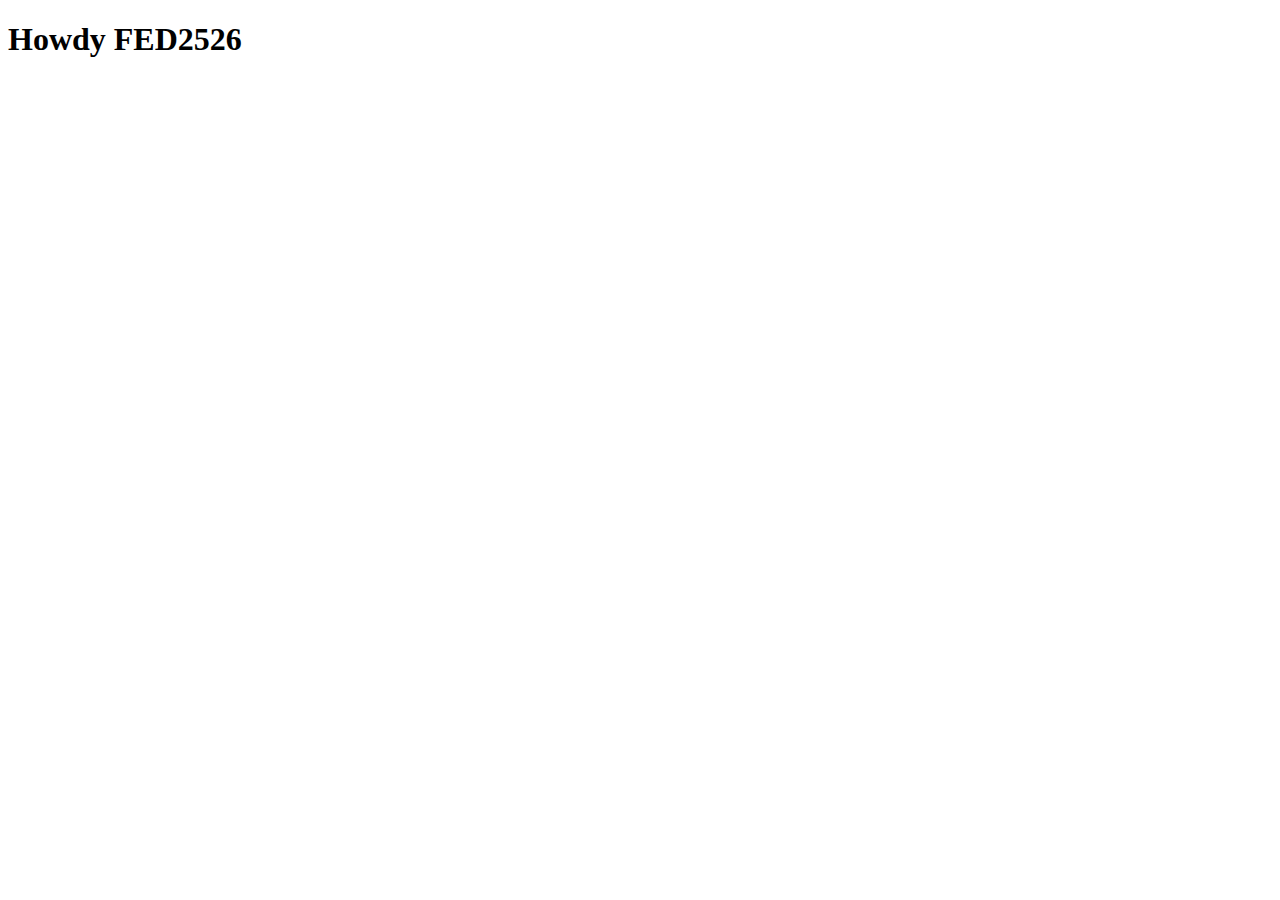
<file: index.html>
<!DOCTYPE html>
<html lang="nl">
	
<head>
	<meta charset="UTF-8">
	<meta name="author" content="jouw naam">
	<meta name="viewport" content="width=device-width, initial-scale=1">
	
	<title>Howdy FED2526</title>

	<link href="styles/style.css" rel="stylesheet">

	<link rel="icon" type="image/svg+xml" href="images/favicon.svg">
</head>

<body>
	<h1>Howdy FED2526</h1>

	<script defer src="scripts/script.js"></script>
</body>
	
</html>
</file>
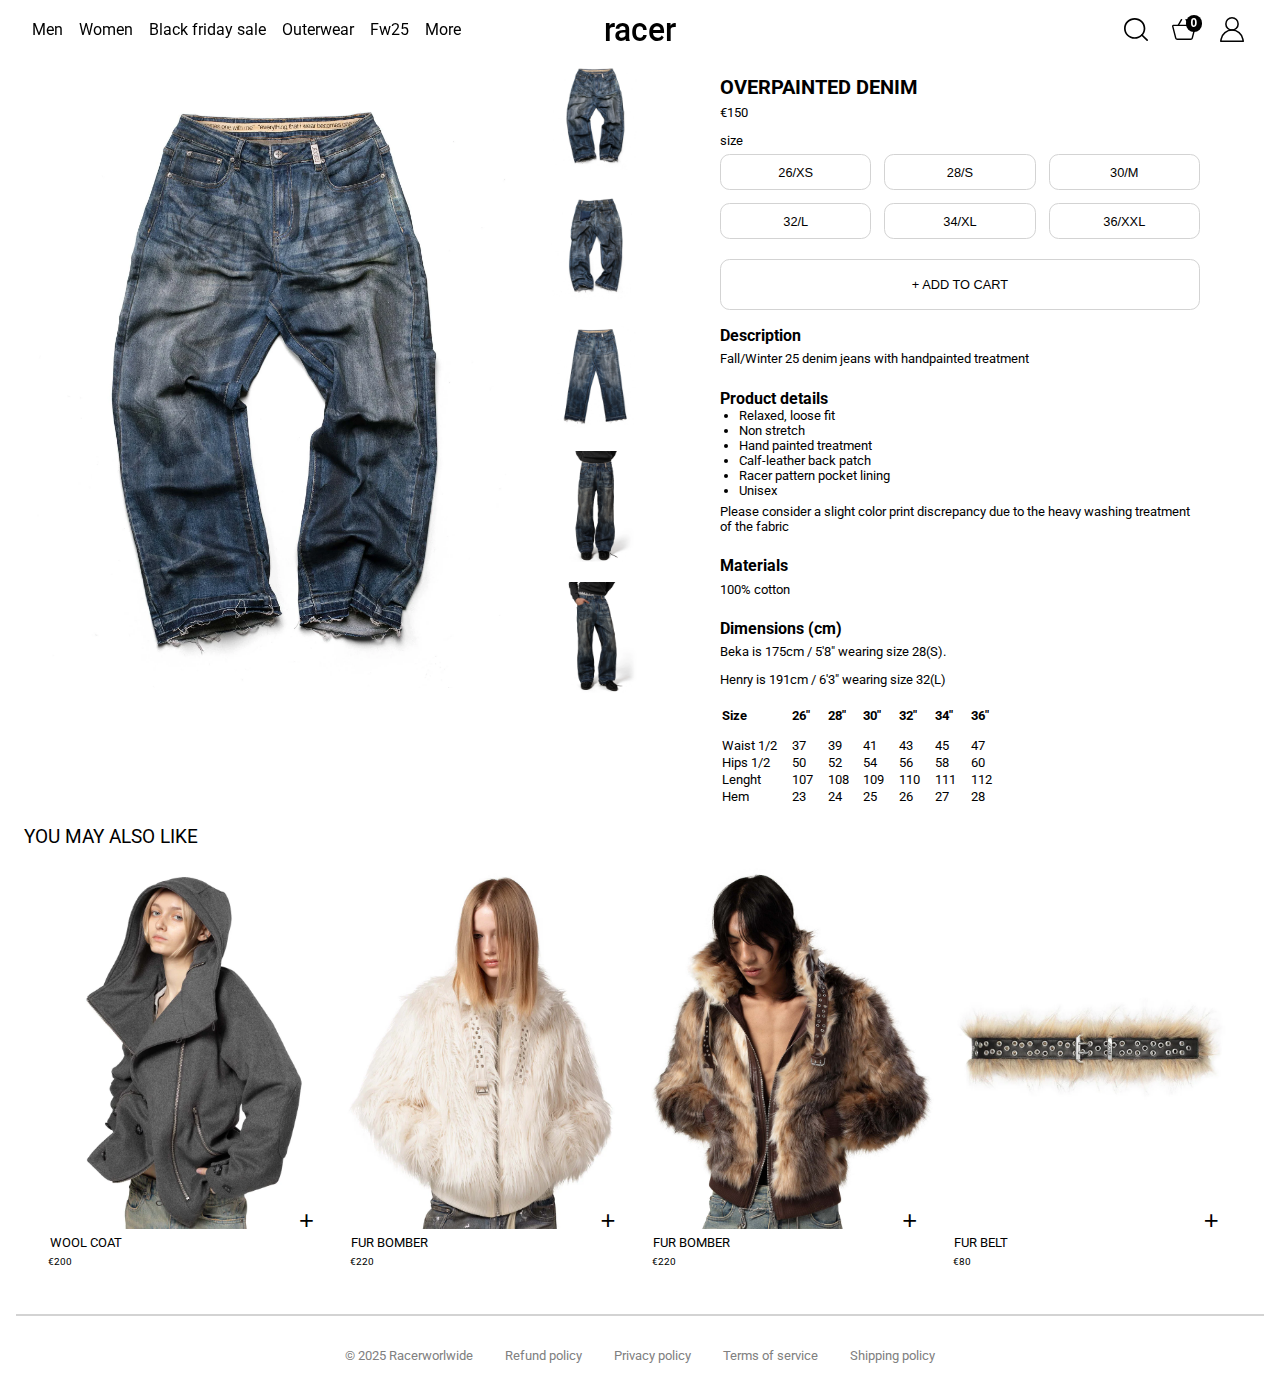
<file: detailpag.html>
<!DOCTYPE html>
<html lang="en">

<head>
    <meta charset="UTF-8">
    <meta name="viewport" content="width=device-width, initial-scale=1.0">
    <title>Racerworlwide</title>
    <link rel="stylesheet" href="styles.css">
    <link rel="preconnect" href="https://fonts.googleapis.com">
    <link rel="preconnect" href="https://fonts.gstatic.com" crossorigin>
    <link href="https://fonts.googleapis.com/css2?family=Roboto:ital,wght@0,100..900;1,100..900&display=swap"
        rel="stylesheet">
    <link rel="icon" type="image/svg+html" href="images/favicon.png">
</head>

<body class="detailpag">
    <header>
        <nav>
            <ul>
                <li><a href="detailpag.html">Men</a></li>
                <li><a href="detailpag.html">Women</a></li>
                <li><a href="detailpag.html">Black friday sale</a></li>
                <li><a href="detailpag.html">Outerwear</a></li>
                <li><a href="detailpag.html" aria-label="Fall/winter 2025">Fw25</a></li>
                <li><a href="detailpag.html">More</a></li>
            </ul>
        </nav>
        <a aria-label="Racer homepage" href="main.html">Racer</a>
        <ul>
            <li><button><img src="images/Search.svg" alt="Search funtion"></button></li>
            <li><button><img src="images/Basket.svg" alt="Your cart"><span>0</span></button></li>
            <li><button><img src="images/Account.svg" alt="Your account"></button></li>
            <li><button><img src="images/Hamburgermenu.svg" alt="Collapsible hamburgermenu"></button></li>
        </ul>
    </header>
    <main>
        <div>
            <ul>
                <li id="1"><img src="images/pants1.webp" alt="Overpainted denim jeans front side"></li>
                <li id="2"><img src="images/pants2.jpg" alt="Overpainted denim jeans back side"></li>
                <li id="3"><img src="images/pants3.jpg" alt="Overpainted denim jeans front side showing fit"></li>
                <li id="4"><img src="images/pantson1.webp" alt="Overpainted denim jeans worn by a model front view"></li>
                <li id="5"><img src="images/pantson2.webp" alt="Overpainted denim jeans worn by a model side view"></li>
            </ul>
            <nav>
                <a href="#1"><img src="images/pants1.webp" alt="Overpainted denim jeans front side"></a>
                <a href="#2"><img src="images/pants2.jpg" alt="Overpainted denim jeans back side"></a>
                <a href="#3"><img src="images/pants3.jpg" alt="Overpainted denim jeans front side showing fit"></a>
                <a href="#4"><img src="images/pantson1.webp" alt="Overpainted denim jeans worn by a model front view"></a>
                <a href="#5"><img src="images/pantson2.webp" alt="Overpainted denim jeans worn by a model side view"></a>
            </nav>
        </div>
        <section>
            <h1>Overpainted denim</h1>
            <p>€150</p>
            <p>size</p>
            <div>
                <button aria-label="Size 26/Xs">26/Xs</button>
                <button aria-label="Size 28/S">28/S</button>
                <button aria-label="Size 30/M">30/M</button>
                <button aria-label="Size 32/L">32/L</button>
                <button aria-label="Size 34/Xl">34/Xl</button>
                <button aria-label="Size 36/Xxl">36/Xxl</button>
                <button>+ Add to cart</button>
            </div>
            <h2>Description</h2>
            <p>Fall/Winter 25 denim jeans with handpainted treatment</p>
            <h3>Product details</h3>
            <ul>
                <li>Relaxed, loose fit</li>
                <li>Non stretch</li>
                <li>Hand painted treatment</li>
                <li>Calf-leather back patch</li>
                <li>Racer pattern pocket lining</li>
                <li>Unisex</li>
            </ul>
            <p>Please consider a slight color print discrepancy due to the heavy washing treatment of the fabric</p>
            <h3>Materials</h3>
            <p>100% cotton</p>
            <h3>Dimensions (cm)</h3>
            <p>Beka is 175cm / 5'8" wearing size 28(S).</p>
            <p>Henry is 191cm / 6'3" wearing size 32(L)</p>
            <table>
                <tr>
                    <th>Size</th>
                    <th>26"</th>
                    <th>28"</th>
                    <th>30"</th>
                    <th>32"</th>
                    <th>34"</th>
                    <th>36"</th>
                </tr>
                <tr>
                    <td>Waist 1/2</td>
                    <td>37</td>
                    <td>39</td>
                    <td>41</td>
                    <td>43</td>
                    <td>45</td>
                    <td>47</td>
                </tr>
                <tr>
                    <td>Hips 1/2</td>
                    <td>50</td>
                    <td>52</td>
                    <td>54</td>
                    <td>56</td>
                    <td>58</td>
                    <td>60</td>
                </tr>
                <tr>
                    <td>Lenght</td>
                    <td>107</td>
                    <td>108</td>
                    <td>109</td>
                    <td>110</td>
                    <td>111</td>
                    <td>112</td>
                </tr>
                <tr>
                    <td>Hem</td>
                    <td>23</td>
                    <td>24</td>
                    <td>25</td>
                    <td>26</td>
                    <td>27</td>
                    <td>28</td>
                </tr>
            </table>
        </section>
        <section>
            <h2>You may also like</h2>
            <ul>
                <li>
                    <a href="">
                        <h4>Wool coat</h4>
                        <img src="images/woolcoat1.webp" alt="Model with wool coat parka on">
                        <p>€200</p>
                    </a>
                    <button aria-label="Add to cart">+</button>
                </li>
                <li>
                    <a href="">
                        <h4>Fur bomber</h4>
                        <img src="images/Furbomber.webp" alt="Model with white fur bomber on">
                        <p>€220</p>
                    </a>
                    <button aria-label="Add to cart">+</button>
                </li>
                <li>
                    <a href="">
                        <h4>Fur bomber</h4>
                        <img src="images/Furbomber2.jpg" alt="Model with brown fur bomber on">
                        <p>€220</p>
                    </a>
                    <button aria-label="Add to cart">+</button>
                </li>
                <li>
                    <a href="">
                        <h4>Fur belt</h4>
                        <img src="images/furbelt.webp" alt="Furry belt">
                        <p>€80</p>
                    </a>
                    <button aria-label="Add to cart">+</button>
                </li>
            </ul>
        </section>
    </main>
    <footer>
        <hr>
        <ul>
            <li>
                <a href="">© 2025 Racerworlwide</a>
                <a href="">Refund policy</a>
                <a href="">Privacy policy</a>
                <a href="">Terms of service</a>
                <a href="">Shipping policy</a>
            </li>
        </ul>
    </footer>
    <script defer src="scripts/script.js"></script>
</body>

</html>
</file>
<file: styles/style.css>
/**************/
/* CSS REMEDY */
/**************/
*, *::after, *::before {
  box-sizing:border-box;  
}






/*********************/
/* CUSTOM PROPERTIES */
/*********************/
:root {
	/* startje */
	--color-text:#111;
	--color-background:#eee;
}





/****************/
/* JOUW STYLING */
/****************/

/* jouw code */
</file>
<file: styles.css>
/* Algemene styling */

* {
    padding: 0;
    margin: 0;
    box-sizing: border-box;
}

html {
    scroll-padding-top: 110px;
    font-family: roboto;
}

img,
video {
    width: 100%;
}

/* Header styling */

header {
    position: sticky;
    top: 0;
    z-index: 2;
    display: flex;
    justify-content: space-between;
    align-items: center;
    padding: 0.8em 2em;
    /* padding boven&onder links&rechts  */

    background-color: rgba(255, 255, 255, 0.5);
    backdrop-filter: blur(10px);
}

header ul {
    display: flex;
    align-items: center;
    gap: 1em;

    list-style: none;
}

header>ul li:nth-of-type(4) {
    display: none;
}

header nav ul li a {
    text-decoration: none;
    color: black;
}

header a:hover {
    text-decoration: underline;
    text-underline-offset: 0.2em;
    text-decoration-thickness: 0.1em;
}

header button span {
    position: absolute;
    top: -0.3em;
    right: -0.5em;
    min-width: 1.25em;
    padding: 0.2em 0.4em; 
    
    background-color: black;
    border-radius: 1em; 
    font-size: 0.9em;
    font-weight: bold;
    color: white;
    line-height: 1; 
}

header ul button img {
    width: 1.8em;
}

header ul button {
    background: transparent;
    border: none;
    cursor: pointer;
    margin: 0.3em;

    display: flex;
    align-items: center;
    justify-content: center;
    position: relative;
}

header h1 a {
    font-weight: 500;
    font-size: 1em;
    text-transform: lowercase;
    text-decoration: none;
    color: black;
}

header>a,
header h1 {
    position: absolute;
    top: 50%;
    left: 50%;
    translate: -50% -50%;
    transform: scale(1, 1.1);

    font-weight: 500;
    font-size: 2em;
    text-transform: lowercase;
    text-decoration: none;
    color: black;
}

/* Hoofdpagina styling */

/* Shop men shop women */

body:not(.detailpag) main nav img {
    display: block;
}

body:not(.detailpag) main nav img:nth-of-type(2) {
    display: none;
}

body:not(.detailpag) main nav {
    position: relative;
    text-align: center;
}

body:not(.detailpag) main nav a {
    position: absolute;
    left: 50%;
    transform: translateX(-50%);

    text-decoration: none;
    text-transform: uppercase;
    border: 1px solid grey;
    border-radius: 8px;
    width: 10em;
    padding: 0.7em;
    color: white;
    backdrop-filter: blur(3px);
}

body:not(.detailpag) main nav a:first-of-type {
    top: 40%;
}

body:not(.detailpag) main nav a:last-of-type {
    top: 55%;
}


/* Artiekelen */

main {
    padding-left: 0.5em;
    padding-right: 0.5em;
}

body:not(.detailpag) main>section div {
    display: flex;
    align-items: center;
    justify-content: space-between;
    padding-top: 0.5em;
}

body:not(.detailpag) main>section div h2 {
    font-size: 1.2em;
    text-transform: uppercase;
    font-weight: 400;
}

body:not(.detailpag) main>section div a {
    font-size: 0.9em;
    text-decoration: none;
    color: black;
}

body:not(.detailpag) main>section div a:hover {
    text-decoration: underline;
    text-underline-offset: 0.2em;
    text-decoration-thickness: 0.1em;
}

body:not(.detailpag) main>section ul {
    display: grid;
    grid-template-columns: 1fr 1fr;
    gap: 0.5em;
    padding: 0.5em;
}

body:not(.detailpag) main>section ul li {
    display: grid;
    grid-template-columns: max-content 1fr;
    grid-template-rows: max-content max-content max-content;
}

body:not(.detailpag) main>section ul li img {
    grid-column-start: 1;
    grid-column-end: -1;
    grid-row-start: 1;

    padding-bottom: 0.5em;
}

body:not(.detailpag) main>section ul li a {
    display: contents;
    text-decoration: none;
    color: inherit;
}

body:not(.detailpag) main>section ul li h3 {
    margin-left: 0.5em;
    grid-column-start: 1;
    align-self: end;

    text-transform: uppercase;
    font-weight: 400;
    font-size: 0.8em;
}

body:not(.detailpag) main>section ul li p {
    margin-left: 0.5em;
    grid-column-start: 1;
    align-self: start;
    padding-bottom: 1em;

    font-size: 0.7em;
}

main>section ul li button {
    grid-column-start: 2;
    grid-row-start: 1;
    align-self: end;
    justify-self: right;

    width: 2em;
    border: none;
    background: none;
    font-size: 1.5em;
    cursor: pointer;
    z-index: 1;
}

body:not(.detailpag) main>section div:last-of-type {
    padding-top: 1.5em;
}


/* Detail pagina styling */

/* Afbeelding selector */

.detailpag main>div:first-of-type {
    display: flex;
    flex-direction: column;
    gap: min(2vw, 1.5em);
}

.detailpag main>div:first-of-type ul {
    display: flex;
    overflow: hidden;
    scroll-snap-type: x mandatory;
    scroll-behavior: smooth;
}

.detailpag main>div:first-of-type ul li {
    flex-basis: 100%;
    flex-shrink: 0;
    scroll-snap-align: center;
    list-style: none;
}

.detailpag main>div:first-of-type nav {
    display: flex;
    gap: 1em;
}

/* Product informatie */

.detailpag main>section h1 {
    padding-top: 0.8em;
    text-transform: uppercase;
    font-size: 1.25em;
}

.detailpag main>section p {
    font-size: 0.8em;
    padding-top: 0.5em;
    padding-bottom: 0.5em;
}

.detailpag main>section h2,
h3 {
    font-size: 1em;
    padding-top: 1em;
}

.detailpag main>section:last-of-type h2 {
    font-size: 1.2em;
    text-transform: uppercase;
    font-weight: 400;
}
.detailpag main>section div {
    display: grid;
    grid-template-columns: repeat(auto-fill, minmax(6em, 1fr));
    gap: 0.8em;
    justify-content: start;
}

.detailpag main>section div button {
    padding: 0.75em 1em;
    border-radius: 0.75em;

    background: white;
    border: 1px solid lightgrey;
    font-size: 0.8em;
    cursor: pointer;
    text-transform: uppercase;
}

.detailpag main>section div button:last-child {
    grid-column: 1 / -1;
    margin-top: 0.5em;

    height: 4em;
}

.detailpag main>section div button:not(:last-child):focus {
    border-color: black;
}

.detailpag main section ul:first-of-type {
    padding-left: 1.5em;
    font-size: 0.8em;
}

.detailpag main section table th {
    text-align: left;
    padding-right: 1em;
    padding-bottom: 1em;
    padding-top: 1em;

    font-size: 0.8em;
}

.detailpag main section table td {
    text-align: left;
    padding-right: 1em;

    font-size: 0.8em;
}

.detailpag main>section:last-of-type ul {
    display: grid;
    grid-template-columns: 1fr 1fr;
    gap: 0.5em;
    padding: 0.5em;
    padding-top: 2em;
}

.detailpag main>section:last-of-type ul li {
    display: grid;
    grid-template-columns: max-content 1fr;
    grid-template-rows: max-content max-content max-content;
}

.detailpag main>section:last-of-type ul li img {
    grid-column-start: 1;
    grid-column-end: -1;
    grid-row-start: 1;

    padding-bottom: 0.5em;
}

.detailpag main>section:last-of-type ul li a {
    display: contents;
    text-decoration: none;
    color: inherit;
}

.detailpag main>section:last-of-type ul li h4 {
    margin-left: 0.5em;
    grid-column-start: 1;
    align-self: end;

    text-transform: uppercase;
    font-weight: 400;
    font-size: 1em;
}

.detailpag main>section:last-of-type ul li p {
    margin-left: 0.5em;
    grid-column-start: 1;
    align-self: start;
    padding-bottom: 1em;

    font-size: 0.8em;
}

.detailpag main>section:last-of-type ul li button {
    font-size: 2em;
}

.detailpag main section:first-of-type {
    max-width: 35em;
}

/* Footer styling */

footer {
    padding: 0.5em 1em;
}

hr {
    margin-bottom: 0.5em;
    border-style: solid;
    color: lightgray;
}

footer ul li {
    list-style: none;
    display: flex;
    flex-direction: column;
    align-items: center;
    gap: 0.5em;
}

footer ul li a {
    text-decoration: none;
    color: gray;
    font-size: 0.8em;
}


/* focus states */

a:focus-visible, button:focus-visible {
  outline: 3px solid red;
  outline-offset: 2px;
  border-radius: 4px;
}

li:focus-within img {
    filter: grayscale(100%);
    transition: filter 0.3s ease;
}

main> section ul li img:hover {
    filter: grayscale(100%);
    transition: filter 0.3s ease;
}

/* Media queries */
/* Header */

@media (width < 1200px) {

    header nav ul li:nth-of-type(5) {
        display: none;
    }
}

@media (width < 1000px) {

    header nav ul li:nth-of-type(4) {
        display: none;
    }
}

@media (width < 760px) {

    header {
        padding: 1em 1em;
    }

    header nav:first-of-type {
        display: none;
    }


    header ul {
        width: 100%;
    }

    header>ul li:nth-of-type(4) {
        /* hamburgermenu */
        display: block;
    }

    header>ul li:nth-of-type(1) {
        /* search */
        order: 1;
    }

    header>ul li:nth-of-type(2) {
        /* winkelwagen */
        order: 3;
        margin-left: auto;
    }

    header>ul li:nth-of-type(3) {
        /* account */
        order: 2;
        margin-right: auto;
    }

    header>ul li:nth-of-type(4) {
        /* hamburgermenu */
        order: 4;
    }
}

/* Hoofdpagina */

@media (width > 760px) {
    body:not(.detailpag) main>section ul {
        display: grid;
        grid-template-columns: 1fr 1fr 1fr 1fr;
        gap: 1em;
        padding: 1.5em;
    }

    body:not(.detailpag) main>section div {
        padding-left: 1.5em;
        padding-right: 1.5em;
    }

    body:not(.detailpag) main nav {
        display: flex;
        justify-content: center;
        position: relative;
    }

    body:not(.detailpag) main nav img:last-of-type {
        display: block;
    }

    body:not(.detailpag) main nav img {
        width: 40%;
        display: block;
        position: relative;
    }

    body:not(.detailpag) main nav a:first-of-type {
        left: 30%;
        top: 50%;
    }

    body:not(.detailpag) main nav a:last-of-type {
        left: 70%;
        top: 50%;
    }
}

/* Productpagina */

@media (width > 760px) {
    .detailpag main>section:last-of-type ul {
        display: grid;
        grid-template-columns: 1fr 1fr 1fr 1fr;
        gap: 1em;
        padding: 1.5em;
    }

    .detailpag main>section div {
        grid-template-columns: repeat(auto-fill, minmax(8em, 1fr));
    }

    .detailpag main {
        display: grid;
        grid-template-columns: 1fr 1fr;
        padding-left: 1.5em;
        padding-right: 1.5em;
    }

    .detailpag main section:first-of-type {
        padding-left: 5em;
    }

    .detailpag main section:last-of-type {
        grid-column-start: 1;
        grid-column-end: -1;
    }
}

/* image selector */

@media (width > 1100px) {
    .detailpag main>div:first-of-type {
        flex-direction: row;
    }

    .detailpag main>div:first-of-type nav {
        flex-basis: min(14.4%, 8em);
        flex-shrink: 0;
        flex-direction: column;
    }

    .detailpag main>div:first-of-type ul {
        order: -1;
    }

}

/* Footer */

@media (width > 760px) {
    footer {
        padding: 1em;
    }

    footer hr {
        margin-bottom: 2em;
    }

    footer ul li {
        display: flex;
        flex-direction: row;
        justify-content: center;
        gap: 2em;
    }
}


/* 
    Bronnen:
    Flexbox oefening 2, link: https://codepen.io/shooft/live/wBKyoWx
    Grid oefening 3, link: https://codepen.io/shooft/pen/ogjpvYo

*/
</file>
